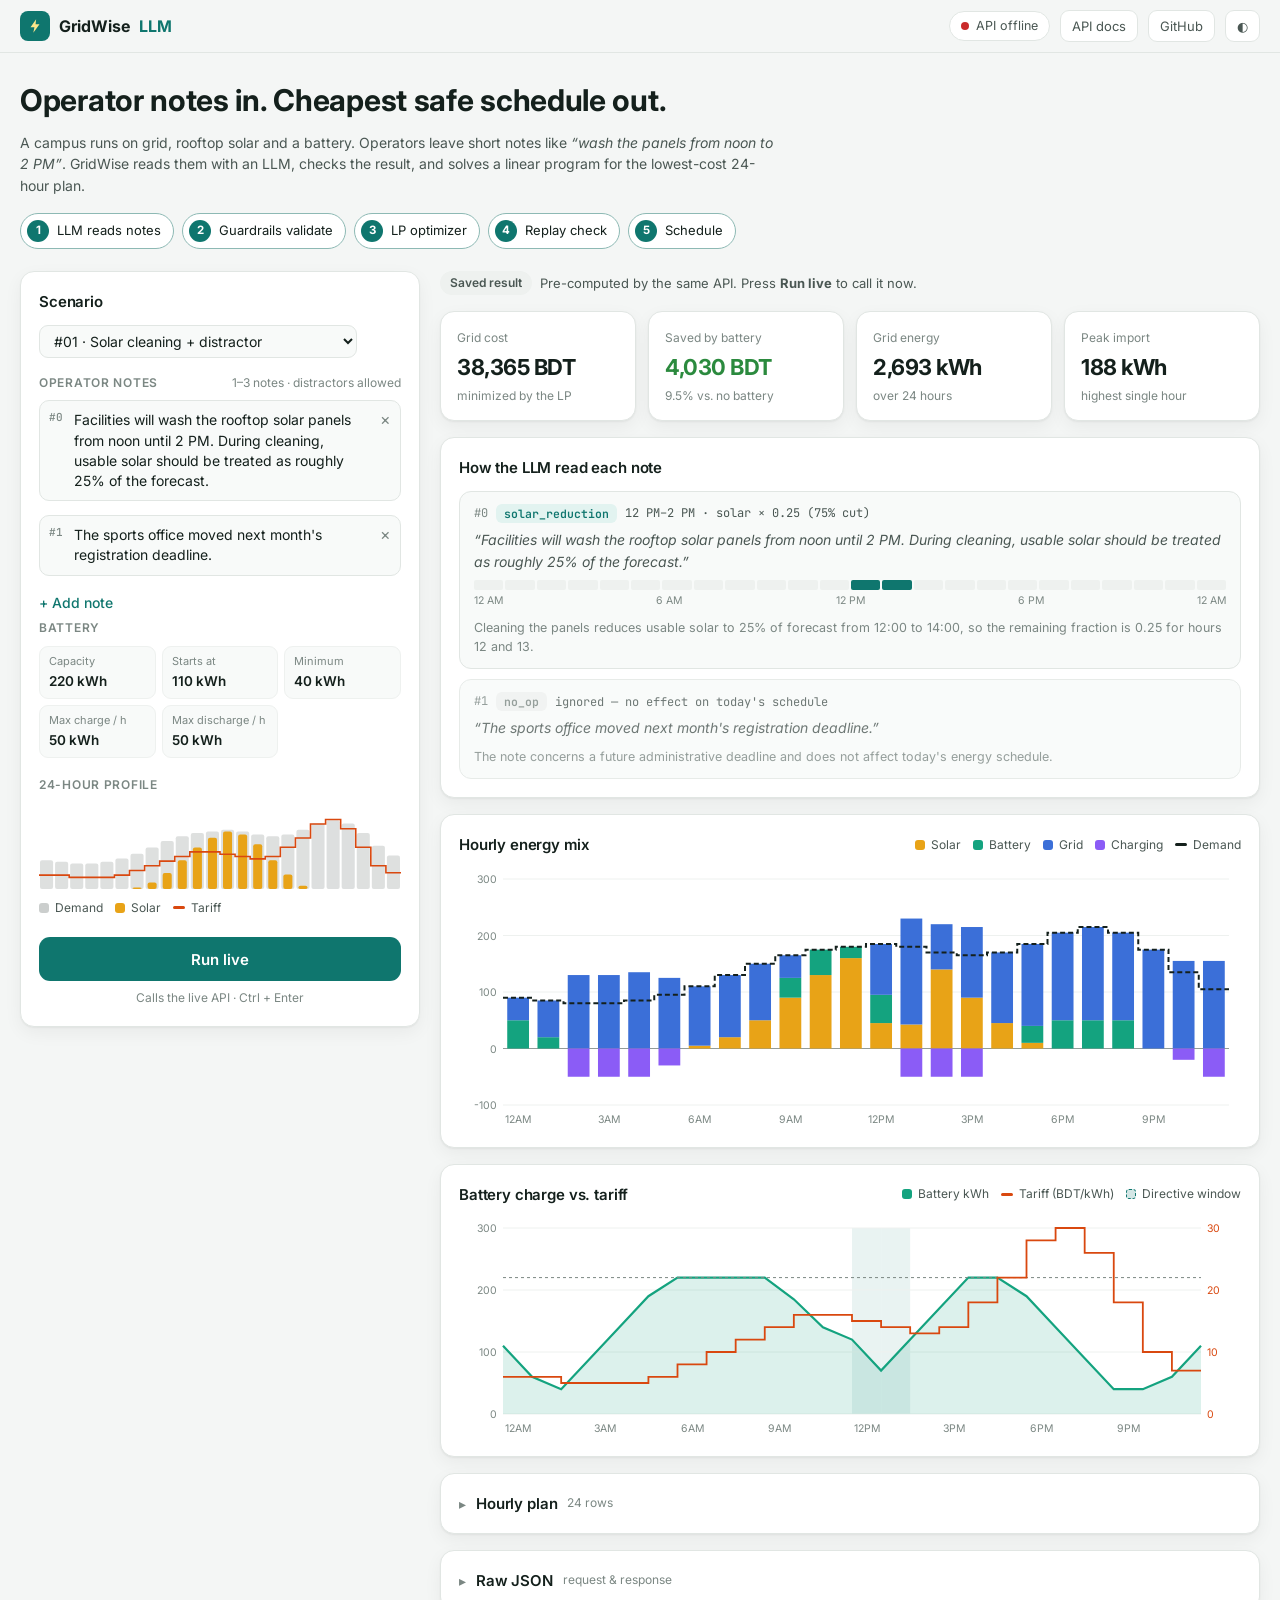
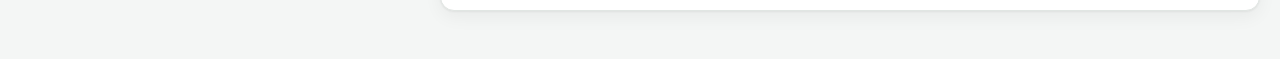
<file: frontend/index.html>
<!doctype html>
<html lang="en">
<head>
  <meta charset="utf-8">
  <meta name="viewport" content="width=device-width, initial-scale=1">
  <title>GridWise LLM</title>
  <meta name="description" content="Plain-English operator notes in, cost-optimal 24-hour battery schedule out. LLM + guardrails + linear programming.">
  <link rel="icon" href="data:image/svg+xml,<svg xmlns='http://www.w3.org/2000/svg' viewBox='0 0 32 32'><rect width='32' height='32' rx='8' fill='%230f766e'/><path d='M18 4 8 18h7l-2 10 11-15h-7z' fill='%23fde68a'/></svg>">
  <link rel="preconnect" href="https://gridwise-llm-api.vercel.app">
  <link rel="preconnect" href="https://fonts.googleapis.com">
  <link rel="preconnect" href="https://fonts.gstatic.com" crossorigin>
  <link href="https://fonts.googleapis.com/css2?family=Inter:wght@400;500;600;700&family=JetBrains+Mono:wght@400;500&display=swap" rel="stylesheet">
  <link rel="stylesheet" href="styles.css">
</head>
<body>
  <header class="top">
    <div class="top-in">
      <div class="brand">
        <span class="brand-mark"><svg viewBox="0 0 32 32" width="18" height="18"><path d="M18 4 8 18h7l-2 10 11-15h-7z" fill="#fde68a"/></svg></span>
        GridWise <span class="brand-sub">LLM</span>
      </div>
      <span class="spacer"></span>
      <span class="pill" id="apiStatus" title="Live API status"><span class="dot"></span><span>Connecting…</span></span>
      <a class="btn-ghost" id="docsLink" href="https://gridwise-llm-api.vercel.app/docs" target="_blank" rel="noopener">API docs</a>
      <a class="btn-ghost hide-sm" href="https://github.com/AsadShibli/gridwise-llm-fastapi" target="_blank" rel="noopener">GitHub</a>
      <button class="btn-ghost" id="themeBtn" aria-label="Toggle theme">◐</button>
    </div>
  </header>

  <main class="page">
    <section class="intro">
      <h1>Operator notes in. Cheapest safe schedule out.</h1>
      <p>A campus runs on grid, rooftop solar and a battery. Operators leave short notes like
        <em>“wash the panels from noon to 2 PM”</em>. GridWise reads them with an LLM, checks the
        result, and solves a linear program for the lowest-cost 24-hour plan.</p>
      <ol class="pipeline" id="pipeline">
        <li data-step="0"><b>1</b> LLM reads notes</li>
        <li data-step="1"><b>2</b> Guardrails validate</li>
        <li data-step="2"><b>3</b> LP optimizer</li>
        <li data-step="3"><b>4</b> Replay check</li>
        <li data-step="4"><b>5</b> Schedule</li>
      </ol>
    </section>

    <div class="layout">
      <!-- Inputs -->
      <section class="card inputs">
        <div class="card-head">
          <h2>Scenario</h2>
          <select id="sampleSelect" aria-label="Choose a sample scenario"></select>
        </div>

        <div class="field-head">
          <h3>Operator notes</h3>
          <span class="muted small">1–3 notes · distractors allowed</span>
        </div>
        <div id="notes"></div>
        <button class="btn-link" id="addNote">+ Add note</button>

        <h3>Battery</h3>
        <div class="battery" id="battery"></div>

        <h3>24-hour profile</h3>
        <div class="profile" id="profile"></div>
        <div class="legend small"><i class="sw demand"></i>Demand <i class="sw solar"></i>Solar <i class="sw tariff line"></i>Tariff</div>

        <button class="btn-primary" id="runBtn">
          <span class="run-label">Run live</span><span class="spinner"></span>
        </button>
        <p class="muted small center" id="runHint">Calls the live API · Ctrl + Enter</p>
      </section>

      <!-- Results -->
      <section class="results">
        <div class="banner" id="banner" hidden></div>

        <div class="source" id="source"></div>

        <div class="kpis" id="kpis"></div>

        <div class="card">
          <div class="card-head"><h2>How the LLM read each note</h2></div>
          <div class="directives" id="directives"></div>
        </div>

        <div class="card">
          <div class="card-head">
            <h2>Hourly energy mix</h2>
            <div class="legend small"><i class="sw solar"></i>Solar <i class="sw dis"></i>Battery <i class="sw grid"></i>Grid <i class="sw chg"></i>Charging <i class="sw demand line"></i>Demand</div>
          </div>
          <div class="chart" id="mixChart"></div>
        </div>

        <div class="card">
          <div class="card-head">
            <h2>Battery charge vs. tariff</h2>
            <div class="legend small"><i class="sw dis"></i>Battery kWh <i class="sw tariff line"></i>Tariff (BDT/kWh) <i class="sw reserve"></i>Directive window</div>
          </div>
          <div class="chart" id="socChart"></div>
        </div>

        <details class="card">
          <summary><h2>Hourly plan</h2><span class="muted small">24 rows</span></summary>
          <div class="table-wrap"><table id="planTable"></table></div>
        </details>

        <details class="card">
          <summary><h2>Raw JSON</h2><span class="muted small">request &amp; response</span></summary>
          <div class="raw-tabs">
            <button class="tab on" data-raw="res">Response</button>
            <button class="tab" data-raw="req">Request</button>
            <button class="tab" data-raw="curl">cURL</button>
            <span class="spacer"></span>
            <button class="btn-ghost" id="copyRaw">Copy</button>
          </div>
          <pre class="raw" id="raw"></pre>
        </details>
      </section>
    </div>
  </main>

  <div class="tooltip" id="tip" hidden></div>
  <div class="toast" id="toast"></div>
  <script src="app.js"></script>
</body>
</html>
</file>
<file: frontend/styles.css>
/* ---------- Theme tokens ---------- */
:root {
  --bg: #f4f6f5; --panel: #fff; --panel-2: #f8faf9;
  --ink: #14201c; --ink-2: #4a5753; --ink-3: #7b8783;
  --line: #e1e6e3; --line-2: #eef1ef;
  --accent: #0f766e; --accent-ink: #fff; --accent-soft: #e2f3f0;
  --solar: #e8a317; --grid: #3b6fd8; --dis: #14a37f; --chg: #8b5cf6; --tariff: #d9480f; --demand: #14201c;
  --danger: #c92a2a; --danger-soft: #fdecec; --ok: #2b8a3e; --warn: #b7791f;
  --shadow: 0 1px 2px rgba(16,24,22,.05), 0 6px 18px rgba(16,24,22,.05);
  --mono: "JetBrains Mono", ui-monospace, Menlo, monospace;
  color-scheme: light;
}
@media (prefers-color-scheme: dark) {
  :root:not([data-theme="light"]) {
    --bg: #0d1311; --panel: #151d1a; --panel-2: #1a2420; --ink: #e7eeeb; --ink-2: #aebbb6; --ink-3: #7d8b86;
    --line: #26322e; --line-2: #1f2a26; --accent: #2dd4bf; --accent-ink: #062b27; --accent-soft: #123430;
    --solar: #f2b84b; --grid: #6b9cf5; --dis: #34d399; --chg: #a78bfa; --tariff: #ff8a5c; --demand: #e7eeeb;
    --danger: #ff6b6b; --danger-soft: #3a1a1a; --ok: #51cf66; --warn: #fcc419;
    --shadow: 0 1px 2px rgba(0,0,0,.3), 0 6px 20px rgba(0,0,0,.25); color-scheme: dark;
  }
}
:root[data-theme="dark"] {
  --bg: #0d1311; --panel: #151d1a; --panel-2: #1a2420; --ink: #e7eeeb; --ink-2: #aebbb6; --ink-3: #7d8b86;
  --line: #26322e; --line-2: #1f2a26; --accent: #2dd4bf; --accent-ink: #062b27; --accent-soft: #123430;
  --solar: #f2b84b; --grid: #6b9cf5; --dis: #34d399; --chg: #a78bfa; --tariff: #ff8a5c; --demand: #e7eeeb;
  --danger: #ff6b6b; --danger-soft: #3a1a1a; --ok: #51cf66; --warn: #fcc419;
  --shadow: 0 1px 2px rgba(0,0,0,.3), 0 6px 20px rgba(0,0,0,.25); color-scheme: dark;
}

/* ---------- Base ---------- */
* { box-sizing: border-box; }
html, body { margin: 0; }
body { background: var(--bg); color: var(--ink); font: 14px/1.55 Inter, system-ui, -apple-system, "Segoe UI", sans-serif; -webkit-font-smoothing: antialiased; }
button, input, select, textarea { font: inherit; color: inherit; }
h1, h2, h3 { margin: 0; letter-spacing: -.01em; }
h2 { font-size: 15px; font-weight: 600; }
h3 { font-size: 12px; font-weight: 600; text-transform: uppercase; letter-spacing: .06em; color: var(--ink-3); margin: 18px 0 8px; }
a { color: var(--accent); }
.muted { color: var(--ink-3); }
.small { font-size: 12px; }
.center { text-align: center; }
.spacer { flex: 1; }
.mono { font-family: var(--mono); }

/* ---------- Header ---------- */
.top { position: sticky; top: 0; z-index: 20; background: color-mix(in srgb, var(--bg) 85%, transparent); backdrop-filter: blur(10px); border-bottom: 1px solid var(--line); }
.top-in { max-width: 1320px; margin: 0 auto; padding: 10px 20px; display: flex; align-items: center; gap: 10px; }
.brand { display: flex; align-items: center; gap: 9px; font-weight: 700; font-size: 16px; }
.brand-mark { width: 30px; height: 30px; border-radius: 8px; background: #0f766e; display: grid; place-items: center; }
.brand-sub { color: var(--accent); }
.pill { display: inline-flex; align-items: center; gap: 7px; padding: 4px 11px; border-radius: 999px; border: 1px solid var(--line); background: var(--panel); font-size: 12.5px; color: var(--ink-2); white-space: nowrap; }
.dot { width: 8px; height: 8px; border-radius: 50%; background: var(--warn); animation: pulse 1.2s infinite; }
.dot.ok { background: var(--ok); animation: none; box-shadow: 0 0 0 3px color-mix(in srgb, var(--ok) 25%, transparent); }
.dot.bad { background: var(--danger); animation: none; }
@keyframes pulse { 50% { opacity: .35; } }
.btn-ghost { border: 1px solid var(--line); background: var(--panel); border-radius: 9px; height: 32px; padding: 0 11px; cursor: pointer; display: inline-flex; align-items: center; color: var(--ink-2); font-size: 13px; text-decoration: none; }
.btn-ghost:hover { color: var(--ink); border-color: var(--ink-3); }

/* ---------- Intro + pipeline ---------- */
.page { max-width: 1320px; margin: 0 auto; padding: 24px 20px 48px; }
.intro h1 { font-size: clamp(22px, 3vw, 30px); font-weight: 700; }
.intro p { max-width: 760px; color: var(--ink-2); margin: 8px 0 16px; }
.pipeline { list-style: none; margin: 0 0 22px; padding: 0; display: flex; flex-wrap: wrap; gap: 8px; }
.pipeline li { display: flex; align-items: center; gap: 8px; padding: 6px 12px 6px 6px; border-radius: 999px; background: var(--panel); border: 1px solid var(--line); font-size: 13px; color: var(--ink-2); transition: all .2s; }
.pipeline li b { width: 22px; height: 22px; border-radius: 50%; display: grid; place-items: center; background: var(--line-2); font-size: 11.5px; }
.pipeline li.done { border-color: color-mix(in srgb, var(--accent) 40%, var(--line)); color: var(--ink); }
.pipeline li.done b { background: var(--accent); color: var(--accent-ink); }
.pipeline li.active { border-color: var(--accent); color: var(--ink); box-shadow: 0 0 0 3px var(--accent-soft); }
.pipeline li.active b { background: var(--accent-soft); color: var(--accent); animation: pulse 1s infinite; }
.pipeline li.fail { border-color: var(--danger); color: var(--danger); }
.pipeline li.fail b { background: var(--danger); color: #fff; }

/* ---------- Layout + cards ---------- */
.layout { display: grid; grid-template-columns: minmax(320px, 400px) 1fr; gap: 20px; align-items: start; }
.card { background: var(--panel); border: 1px solid var(--line); border-radius: 14px; box-shadow: var(--shadow); padding: 18px; }
.card-head { display: flex; align-items: center; justify-content: space-between; gap: 12px; flex-wrap: wrap; margin-bottom: 12px; }
.inputs { position: sticky; top: 72px; }
.inputs h3:first-of-type { margin-top: 4px; }
.results { display: grid; gap: 16px; min-width: 0; }
select { border: 1px solid var(--line); background: var(--panel-2); border-radius: 9px; padding: 6px 10px; max-width: 100%; cursor: pointer; }
.field-head { display: flex; align-items: baseline; justify-content: space-between; }
.field-head h3 { margin-bottom: 8px; }

/* Notes */
.note { position: relative; margin-bottom: 8px; }
.note textarea { width: 100%; resize: none; overflow: hidden; border: 1px solid var(--line); background: var(--panel-2); border-radius: 10px; padding: 9px 30px 9px 34px; min-height: 44px; line-height: 1.45; }
.note textarea:focus, select:focus { outline: none; border-color: var(--accent); box-shadow: 0 0 0 3px var(--accent-soft); }
.note .idx { position: absolute; left: 10px; top: 10px; font: 500 11px var(--mono); color: var(--ink-3); }
.note .rm { position: absolute; right: 6px; top: 7px; border: 0; background: none; color: var(--ink-3); cursor: pointer; font-size: 16px; line-height: 1; padding: 4px; }
.note .rm:hover { color: var(--danger); }
.btn-link { border: 0; background: none; color: var(--accent); cursor: pointer; padding: 2px 0; font-weight: 500; }
.btn-link[disabled] { color: var(--ink-3); cursor: default; }

/* Battery stats */
.battery { display: grid; grid-template-columns: repeat(3, 1fr); gap: 6px; }
.battery div { background: var(--panel-2); border: 1px solid var(--line-2); border-radius: 9px; padding: 6px 9px; }
.battery span { display: block; font-size: 11px; color: var(--ink-3); }
.battery b { font-weight: 600; font-size: 13.5px; }

/* Profile mini chart */
.profile svg { display: block; width: 100%; height: 90px; }
.legend { display: flex; flex-wrap: wrap; align-items: center; gap: 4px 12px; color: var(--ink-2); }
.inputs .legend { margin-top: 6px; }
.inputs .sw.demand { opacity: .22; }
.sw { display: inline-block; width: 10px; height: 10px; border-radius: 3px; margin-right: -6px; vertical-align: -1px; }
.sw.line { height: 3px; border-radius: 2px; width: 12px; vertical-align: 3px; }
.sw.demand { background: var(--demand); } .sw.solar { background: var(--solar); } .sw.grid { background: var(--grid); }
.sw.dis { background: var(--dis); } .sw.chg { background: var(--chg); } .sw.tariff { background: var(--tariff); }
.sw.reserve { background: color-mix(in srgb, var(--accent) 18%, transparent); border: 1px dashed var(--accent); }

/* Run button */
.btn-primary { margin-top: 20px; width: 100%; height: 44px; border: 0; border-radius: 11px; background: var(--accent); color: var(--accent-ink); font-weight: 600; font-size: 15px; cursor: pointer; display: flex; align-items: center; justify-content: center; gap: 10px; transition: filter .15s; }
.btn-primary:hover { filter: brightness(1.08); }
.btn-primary[disabled] { opacity: .7; cursor: progress; }
.spinner { display: none; width: 16px; height: 16px; border-radius: 50%; border: 2px solid currentColor; border-right-color: transparent; animation: spin .7s linear infinite; }
.btn-primary.busy .spinner { display: block; }
@keyframes spin { to { transform: rotate(360deg); } }
#runHint { margin: 8px 0 0; }

/* ---------- Results ---------- */
.banner { border: 1px solid var(--danger); background: var(--danger-soft); color: var(--danger); border-radius: 12px; padding: 12px 14px; }
.source { display: flex; align-items: center; gap: 8px; flex-wrap: wrap; color: var(--ink-2); font-size: 13px; }
.tag { display: inline-flex; align-items: center; gap: 6px; padding: 3px 10px; border-radius: 999px; font-size: 12px; font-weight: 600; }
.tag.live { background: var(--accent-soft); color: var(--accent); }
.tag.saved { background: var(--line-2); color: var(--ink-2); }
.tag.stale { background: color-mix(in srgb, var(--warn) 18%, transparent); color: var(--warn); }

.kpis { display: grid; grid-template-columns: repeat(4, 1fr); gap: 12px; }
.kpi { background: var(--panel); border: 1px solid var(--line); border-radius: 14px; box-shadow: var(--shadow); padding: 14px 16px; }
.kpi span { font-size: 12px; color: var(--ink-3); }
.kpi b { display: block; font-size: 22px; font-weight: 700; letter-spacing: -.02em; margin-top: 2px; }
.kpi small { color: var(--ink-3); font-size: 12px; }
.kpi.good b { color: var(--ok); }

.directives { display: grid; gap: 10px; }
.dir { border: 1px solid var(--line); border-radius: 12px; padding: 12px 14px; background: var(--panel-2); }
.dir.noop { opacity: .8; }
.dir-top { display: flex; align-items: center; gap: 8px; flex-wrap: wrap; }
.dir-note { margin: 6px 0 8px; color: var(--ink-2); font-style: italic; }
.badge { font: 600 11.5px var(--mono); padding: 2px 8px; border-radius: 6px; background: var(--accent-soft); color: var(--accent); }
.dir.noop .badge { background: var(--line-2); color: var(--ink-3); }
.params { font: 12px var(--mono); color: var(--ink-2); }
.strip { display: grid; grid-template-columns: repeat(24, 1fr); gap: 2px; margin-top: 6px; }
.strip i { height: 10px; border-radius: 2px; background: var(--line-2); }
.strip i.on { background: var(--accent); }
.strip-labels { display: flex; justify-content: space-between; font-size: 10.5px; color: var(--ink-3); margin-top: 3px; }
.dir-why { margin-top: 8px; font-size: 12.5px; color: var(--ink-3); }

.chart { position: relative; }
.chart svg { display: block; width: 100%; }
.chart .hover-col { fill: var(--ink); opacity: 0; }
.chart .hover-col:hover { opacity: .06; }
.tooltip { position: fixed; z-index: 50; pointer-events: none; background: var(--panel); border: 1px solid var(--line); box-shadow: var(--shadow); border-radius: 10px; padding: 8px 10px; font-size: 12px; min-width: 150px; }
.tooltip b { display: block; margin-bottom: 3px; }
.tooltip div { display: flex; justify-content: space-between; gap: 14px; }

details.card > summary { list-style: none; display: flex; align-items: center; gap: 10px; cursor: pointer; }
details.card > summary::-webkit-details-marker { display: none; }
details.card > summary::before { content: "▸"; color: var(--ink-3); transition: transform .15s; }
details.card[open] > summary::before { transform: rotate(90deg); }
details.card[open] > summary { margin-bottom: 12px; }
.table-wrap { overflow-x: auto; }
table { width: 100%; border-collapse: collapse; font-size: 13px; font-variant-numeric: tabular-nums; }
th, td { padding: 6px 10px; text-align: right; border-bottom: 1px solid var(--line-2); white-space: nowrap; }
th { color: var(--ink-3); font-weight: 500; font-size: 12px; }
th:first-child, td:first-child, th:nth-child(5), td:nth-child(5) { text-align: left; }
td .act { font-size: 12px; font-weight: 600; }
.act.charge { color: var(--chg); } .act.discharge { color: var(--dis); } .act.idle { color: var(--ink-3); }
.raw-tabs { display: flex; gap: 6px; margin-bottom: 8px; align-items: center; }
.tab { border: 1px solid var(--line); background: none; border-radius: 8px; padding: 4px 10px; cursor: pointer; font-size: 12.5px; color: var(--ink-2); }
.tab.on { background: var(--accent-soft); border-color: transparent; color: var(--accent); font-weight: 600; }
.raw { margin: 0; max-height: 420px; overflow: auto; background: var(--panel-2); border: 1px solid var(--line-2); border-radius: 10px; padding: 12px; font: 12px/1.5 var(--mono); white-space: pre; }

.toast { position: fixed; left: 50%; bottom: 24px; transform: translate(-50%, 20px); background: var(--ink); color: var(--bg); padding: 8px 14px; border-radius: 9px; font-size: 13px; opacity: 0; transition: all .2s; pointer-events: none; }
.toast.on { opacity: 1; transform: translate(-50%, 0); }

/* ---------- Responsive ---------- */
@media (max-width: 980px) {
  .layout { grid-template-columns: 1fr; }
  .inputs { position: static; }
  .kpis { grid-template-columns: repeat(2, 1fr); }
}
@media (max-width: 560px) {
  .page { padding: 18px 16px 40px; }
  .top-in { padding: 10px 16px; }
  .hide-sm { display: none; }
  .pill span:last-child { display: none; }
  .kpi b { font-size: 19px; }
  .card { padding: 14px; }
}
</file>
